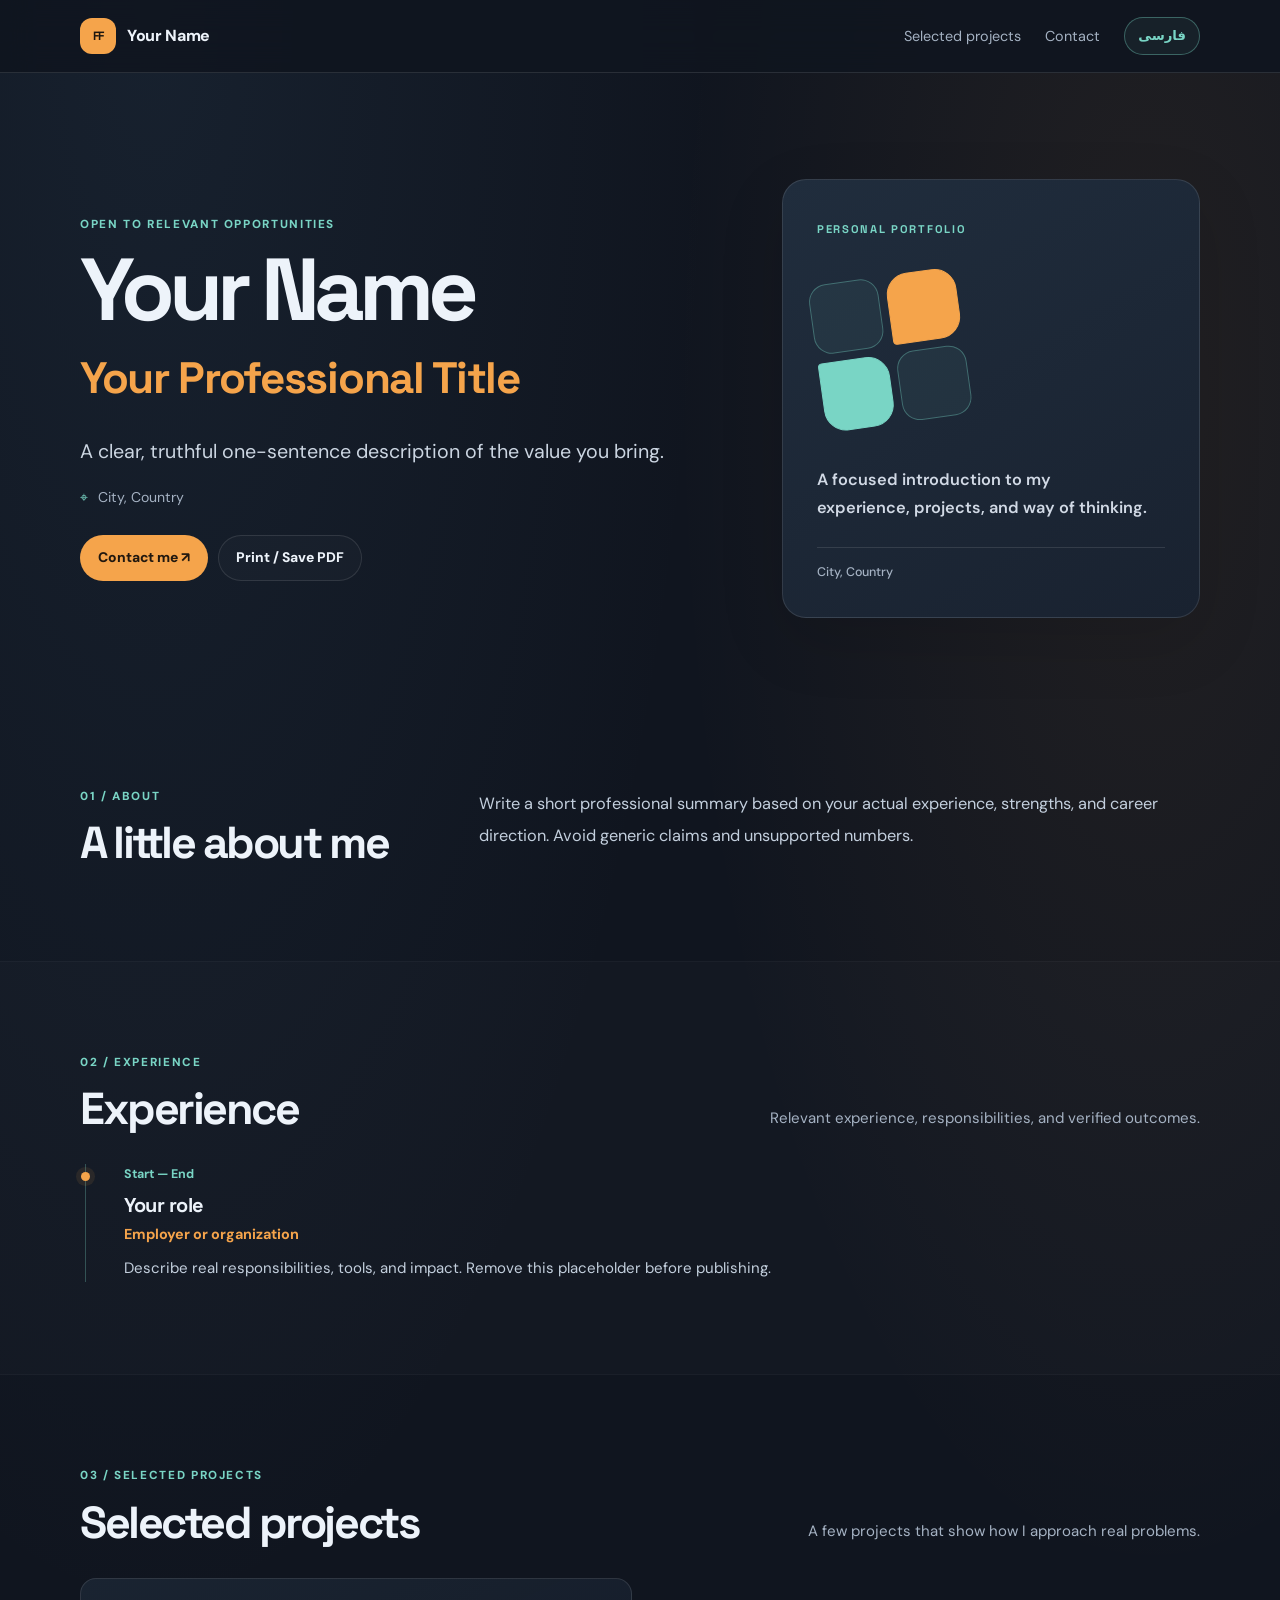
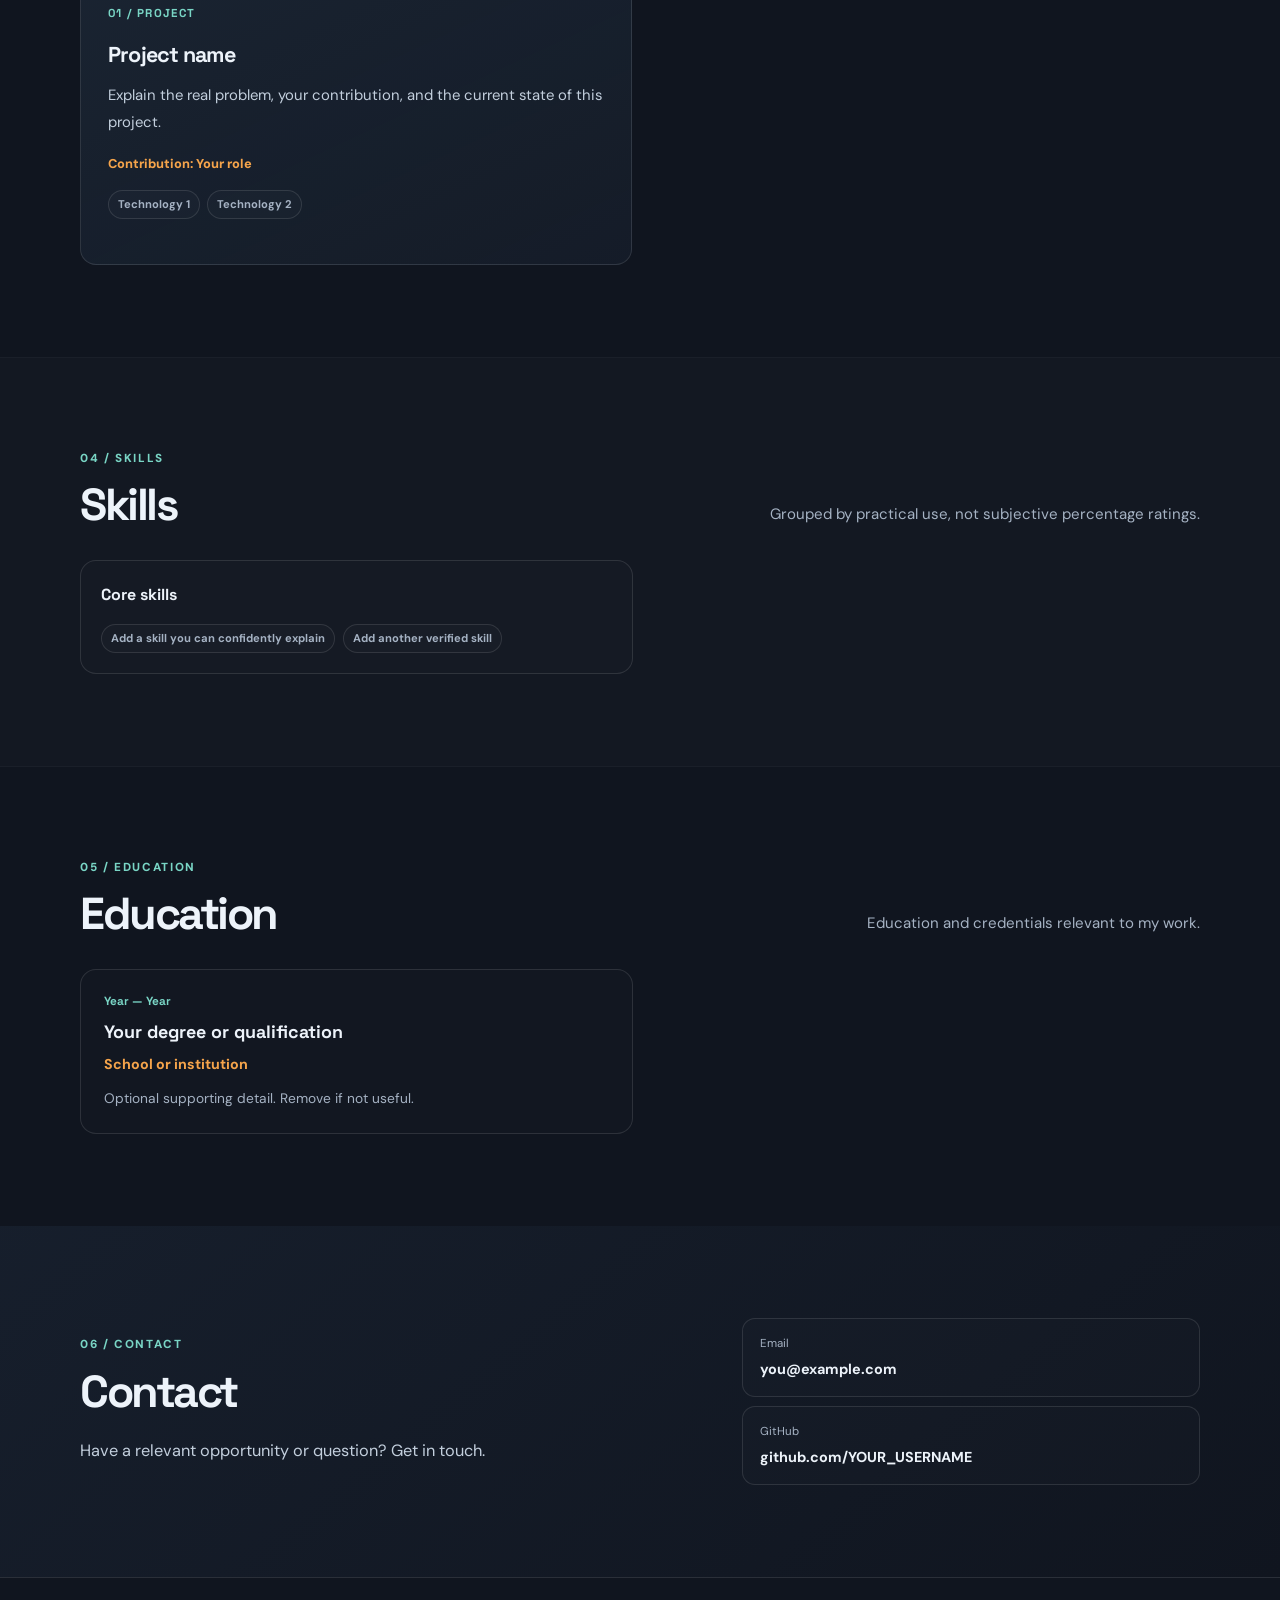
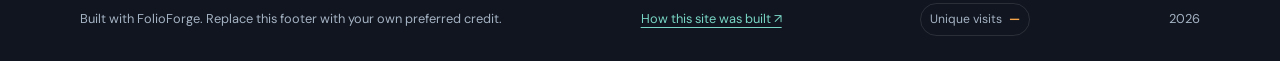
<file: starter/site/index.html>
<!doctype html>
<html lang="en" dir="ltr">
<head>
  <meta charset="utf-8">
  <meta name="viewport" content="width=device-width, initial-scale=1">
  <meta name="theme-color" content="#10151f">
  <meta name="description" content="A professional portfolio website built with FolioForge.">
  <meta property="og:title" content="Your Name — Portfolio">
  <meta property="og:description" content="A clear introduction to my work, skills, and selected projects.">
  <meta property="og:type" content="website">
  <link rel="icon" href="assets/favicon.svg" type="image/svg+xml">
  <link rel="stylesheet" href="assets/styles.css">
  <title>Your Name — Portfolio</title>
</head>
<body data-page="home">
  <a class="skip-link" href="#main">Skip to content</a>
  <header class="site-header">
    <div class="container nav">
      <a class="brand" href="index.html" aria-label="Home">
        <span class="brand-mark" aria-hidden="true">FF</span>
        <span id="brandName">Your Name</span>
      </a>
      <nav class="nav-actions" aria-label="Primary navigation">
        <a href="#projects" data-nav="projects">Projects</a>
        <a href="#contact" data-nav="contact">Contact</a>
        <button class="language-toggle" id="languageToggle" type="button" aria-label="Switch language">فارسی</button>
      </nav>
    </div>
  </header>

  <main id="main">
    <section class="hero section">
      <div class="container hero-grid">
        <div class="hero-copy">
          <p class="eyebrow" id="profileAvailability">Open to relevant opportunities</p>
          <h1><span id="profileName">Your Name</span><span class="title-line" id="profileRole">Your Professional Title</span></h1>
          <p class="hero-tagline" id="profileTagline">A clear, truthful one-sentence description of the value you bring.</p>
          <p class="location"><span aria-hidden="true">⌖</span> <span id="profileLocation">City, Country</span></p>
          <div class="hero-actions">
            <a class="button primary" href="#contact" id="heroContact">Contact me <span aria-hidden="true">↗</span></a>
            <button class="button secondary" id="printButton" type="button">Print / Save PDF</button>
          </div>
        </div>
        <aside class="hero-panel" aria-label="Professional focus">
          <span class="panel-overline" id="panelOverline">PERSONAL PORTFOLIO</span>
          <div class="abstract-mark" aria-hidden="true"><span></span><span></span><span></span><span></span></div>
          <p id="panelCaption">A focused introduction to my experience, projects, and way of thinking.</p>
          <div class="panel-line"></div>
          <p class="panel-small" id="panelLocation">City, Country</p>
        </aside>
      </div>
    </section>

    <section class="section" id="about">
      <div class="container two-column">
        <div class="section-heading"><p class="eyebrow">01 / <span id="labelAbout">About</span></p><h2 id="aboutTitle">A little about me</h2></div>
        <div class="section-body"><p class="body-copy" id="aboutBody">Write a concise professional summary.</p></div>
      </div>
    </section>

    <section class="section section-soft" id="experience">
      <div class="container">
        <div class="section-intro"><div><p class="eyebrow">02 / <span id="labelExperience">Experience</span></p><h2 id="experienceTitle">Experience</h2></div><p id="experienceLead">Relevant experience, responsibilities, and verified outcomes.</p></div>
        <div class="timeline" id="experienceList"></div>
      </div>
    </section>

    <section class="section" id="projects">
      <div class="container">
        <div class="section-intro"><div><p class="eyebrow">03 / <span id="labelProjects">Selected work</span></p><h2 id="projectsTitle">Selected projects</h2></div><p id="projectsLead">A few projects that show how I approach real problems.</p></div>
        <div class="project-grid" id="projectList"></div>
      </div>
    </section>

    <section class="section section-soft" id="skills">
      <div class="container">
        <div class="section-intro"><div><p class="eyebrow">04 / <span id="labelSkills">Toolkit</span></p><h2 id="skillsTitle">Skills</h2></div><p id="skillsLead">Grouped by practical use.</p></div>
        <div class="skills-grid" id="skillsList"></div>
      </div>
    </section>

    <section class="section" id="education">
      <div class="container">
        <div class="section-intro"><div><p class="eyebrow">05 / <span id="labelEducation">Background</span></p><h2 id="educationTitle">Education</h2></div><p id="educationLead">Education and credentials relevant to my work.</p></div>
        <div class="education-grid" id="educationList"></div>
      </div>
    </section>

    <section class="section contact-section" id="contact">
      <div class="container contact-grid">
        <div><p class="eyebrow">06 / <span id="labelContact">Contact</span></p><h2 id="contactTitle">Let's talk about something useful.</h2><p class="body-copy" id="contactLead">Have a relevant opportunity or question? Get in touch.</p></div>
        <div class="contact-list" id="contactList"></div>
      </div>
    </section>
  </main>

  <aside id="counterSetupNotice" class="connection-notice" role="status" aria-live="polite" hidden>
    <div class="connection-copy">
      <p class="eyebrow">ONE-TIME SETUP</p>
      <h2 id="counterSetupTitle">Connect your visitor counter</h2>
      <p id="counterSetupText">Create a Supabase account and configure the visitor-counter function. Your résumé itself works without a database.</p>
    </div>
    <div class="connection-actions">
      <a class="button primary" href="https://supabase.com/dashboard/sign-up" id="counterSupabaseLink" target="_blank" rel="noopener noreferrer">Create / connect Supabase ↗</a>
      <a class="button secondary" href="https://github.com/AliB771/folioforge/blob/main/docs/en/04-connect-services.md" id="counterSetupGuideLink" target="_blank" rel="noopener noreferrer">Step-by-step setup ↗</a>
    </div>
  </aside>

  <footer class="site-footer">
    <div class="container footer-inner"><p id="footerText">Built with FolioForge. Replace this footer before publishing.</p><a href="https://github.com/AliB771/folioforge" id="guideLink" rel="noopener noreferrer">How this site was built ↗</a><span class="visitor-stat"><span id="visitorLabel">Unique visits</span> <strong id="pageViews" aria-label="Unique visits">—</strong></span><span id="footerYear"></span></div>
  </footer>

  <script src="assets/portfolio-data.js"></script>
  <script src="assets/site-config.js"></script>
  <script src="assets/site-api.js"></script>
  <script src="assets/site.js"></script>
</body>
</html>
</file>
<file: starter/site/assets/styles.css>
@import url('https://fonts.googleapis.com/css2?family=DM+Sans:wght@400;500;600;700&family=Space+Grotesk:wght@500;600;700&display=swap');

:root{
  color-scheme:dark;
  --bg:#10151f;
  --surface:#192230;
  --surface-raised:#202d3d;
  --text:#edf3fa;
  --muted:#a5b2c3;
  --accent:#f5a44b;
  --secondary:#79d5c5;
  --border:#ffffff1c;
  --radius-lg:24px;
  --radius-md:16px;
  --content:1120px;
  --shadow:0 22px 65px #00000020;
}
*{box-sizing:border-box}
html{scroll-behavior:smooth;scroll-padding-top:90px}
body{margin:0;background:radial-gradient(ellipse at 12% 0%,#49749920,transparent 35rem),radial-gradient(ellipse at 90% 12%,#f5a44b14,transparent 30rem),var(--bg);color:var(--text);font:16px/1.7 "DM Sans",system-ui,-apple-system,"Segoe UI",sans-serif;-webkit-font-smoothing:antialiased}
a{color:inherit;text-decoration:none}
button,a{touch-action:manipulation}
button,input{font:inherit}
a:focus-visible,button:focus-visible{outline:3px solid var(--secondary);outline-offset:4px}
::selection{background:var(--secondary);color:#10151f}
.container{width:min(var(--content),calc(100% - 44px));margin-inline:auto}
.skip-link{position:absolute;left:12px;top:-80px;z-index:100;padding:10px 14px;border-radius:10px;background:var(--accent);color:#20170d;font-weight:800}
.skip-link:focus{top:12px}
.site-header{position:sticky;top:0;z-index:20;border-bottom:1px solid var(--border);background:#10151fe8;backdrop-filter:blur(16px)}
.nav{min-height:72px;display:flex;align-items:center;justify-content:space-between;gap:22px}
.brand{display:flex;align-items:center;gap:11px;font-weight:800;letter-spacing:-.02em}
.brand-mark{display:grid;place-items:center;width:36px;height:36px;border-radius:12px;background:var(--accent);color:#1c160f;font:800 .75rem "Space Grotesk",sans-serif;letter-spacing:-.05em}
.nav-actions{display:flex;align-items:center;gap:clamp(10px,2vw,24px);font-size:.9rem;color:var(--muted)}
.nav-actions>a{transition:color .15s}
.nav-actions>a:hover{color:var(--text)}
.language-toggle{appearance:none;border:1px solid #79d5c560;background:#79d5c510;border-radius:999px;color:var(--secondary);padding:7px 13px;font-size:.83rem;font-weight:800;cursor:pointer}
.language-toggle:hover{border-color:var(--accent);color:var(--accent)}
.section{padding:clamp(55px,8vw,92px) 0}
.hero{padding-top:clamp(55px,9vw,106px);padding-bottom:clamp(50px,7vw,78px)}
.hero-grid{display:grid;grid-template-columns:minmax(0,1.2fr) minmax(270px,.8fr);gap:clamp(30px,6vw,75px);align-items:center}
.eyebrow{font-size:.73rem;line-height:1.5;letter-spacing:.14em;text-transform:uppercase;color:var(--secondary);font-weight:800;margin:0 0 13px}
h1,h2,h3,p{margin-top:0}
h1,h2,h3{font-family:"Space Grotesk","DM Sans",system-ui,sans-serif}
h1{font-size:clamp(2.8rem,7vw,5.5rem);line-height:.99;letter-spacing:-.07em;margin-bottom:25px;font-weight:700;overflow-wrap:anywhere}
.title-line{display:block;color:var(--accent);font-size:.5em;line-height:1.35;letter-spacing:-.03em;margin-top:15px;max-width:780px}
.hero-tagline{font-size:clamp(1.05rem,2vw,1.23rem);color:#cbd5e1;max-width:660px;line-height:1.85;margin-bottom:17px}
.location{color:var(--muted);font-size:.88rem;margin-bottom:25px}
.location span:first-child{color:var(--secondary);margin-inline-end:6px}
.hero-actions{display:flex;flex-wrap:wrap;align-items:center;gap:10px}
.button{display:inline-flex;align-items:center;justify-content:center;gap:9px;min-height:44px;padding:10px 17px;border:1px solid var(--border);border-radius:999px;font-size:.87rem;font-weight:800;cursor:pointer;transition:transform .15s,border-color .15s,background .15s}
.button:hover{transform:translateY(-1px);border-color:#79d5c580}
.button.primary{background:var(--accent);border-color:transparent;color:#21180f}
.button.primary:hover{background:#ffc077}
.button.secondary{background:#ffffff05;color:var(--text)}
.hero-panel{position:relative;overflow:hidden;min-height:310px;border:1px solid var(--border);border-radius:var(--radius-lg);padding:clamp(22px,4vw,34px);background:linear-gradient(148deg,var(--surface-raised),var(--surface));box-shadow:var(--shadow)}
.panel-overline{position:relative;z-index:1;color:var(--secondary);font:700 .7rem "Space Grotesk",monospace;letter-spacing:.15em}
.abstract-mark{display:grid;grid-template-columns:repeat(2,70px);grid-template-rows:repeat(2,70px);gap:8px;margin:45px 0 32px;transform:rotate(-8deg);transform-origin:left center}
.abstract-mark span{border:1px solid #79d5c55c;border-radius:18px;background:#79d5c510}
.abstract-mark span:nth-child(2){background:var(--accent);border-color:var(--accent);border-radius:22px 22px 22px 4px}
.abstract-mark span:nth-child(3){background:var(--secondary);border-color:var(--secondary);border-radius:4px 22px 22px 22px}
.hero-panel p{position:relative;z-index:1;max-width:330px;color:#d1d9e5;font-weight:600;font-size:1.02rem;line-height:1.7}
.panel-line{height:1px;background:var(--border);margin:25px 0 14px}
.hero-panel .panel-small{color:var(--muted);font-size:.78rem;font-weight:500;margin-bottom:0}
.two-column{display:grid;grid-template-columns:minmax(220px,.6fr) minmax(0,1.4fr);gap:clamp(28px,7vw,90px);align-items:start}
.section-heading{max-width:360px}
h2{font-size:clamp(1.8rem,4vw,2.8rem);line-height:1.12;letter-spacing:-.055em;margin-bottom:0;overflow-wrap:anywhere}
.body-copy{font-size:1.02rem;color:#c3cfdd;line-height:1.95;max-width:760px;margin-bottom:0;white-space:pre-line}
.section-soft{background:#ffffff03;border-block:1px solid #ffffff08}
.section-intro{display:flex;align-items:end;justify-content:space-between;gap:24px;margin-bottom:30px}
.section-intro>p{max-width:440px;color:var(--muted);font-size:.94rem;margin-bottom:3px}
.timeline{display:grid;gap:0;border-left:1px solid #79d5c54d;margin-left:5px;padding-left:clamp(20px,4vw,38px)}
.timeline-item{position:relative;padding:0 0 29px}
.timeline-item:last-child{padding-bottom:0}
.timeline-item:before{position:absolute;content:"";left:calc(clamp(20px,4vw,38px) * -1 - 5px);top:8px;width:9px;height:9px;border-radius:50%;background:var(--accent);box-shadow:0 0 0 5px #f5a44b18}
.timeline-meta{display:flex;flex-wrap:wrap;align-items:center;gap:8px 16px;margin:0 0 7px;color:var(--muted);font-size:.78rem}
.timeline-meta time{color:var(--secondary);font-weight:700}
.timeline-item h3{font-size:1.25rem;line-height:1.3;margin-bottom:4px;letter-spacing:-.025em}
.timeline-item .org{font-size:.9rem;color:var(--accent);font-weight:700;margin-bottom:8px}
.timeline-item .description{color:#c3cfdd;font-size:.94rem;line-height:1.8;margin-bottom:0;white-space:pre-line}
.project-grid{display:grid;grid-template-columns:repeat(2,minmax(0,1fr));gap:16px}
.project-card{display:flex;flex-direction:column;min-height:245px;padding:clamp(20px,3vw,27px);border:1px solid var(--border);border-radius:var(--radius-md);background:linear-gradient(155deg,#202d3d9c,#1922308a);transition:transform .18s,border-color .18s}
.project-card:hover{transform:translateY(-3px);border-color:#79d5c55c}
.project-number{font:700 .72rem "Space Grotesk",monospace;color:var(--secondary);letter-spacing:.12em;margin-bottom:17px}
.project-card h3{font-size:1.35rem;letter-spacing:-.035em;margin-bottom:9px}
.project-card .summary{font-size:.93rem;color:#c3cfdd;line-height:1.8;margin-bottom:17px;white-space:pre-line}
.project-contribution{color:var(--accent);font-size:.8rem;font-weight:800;margin-bottom:15px}
.tags{display:flex;flex-wrap:wrap;gap:7px;margin-top:auto;margin-bottom:18px}
.tag{display:inline-flex;align-items:center;border:1px solid var(--border);border-radius:999px;background:#ffffff04;padding:4px 9px;color:var(--muted);font-size:.7rem;font-weight:700}
.project-link{display:inline-flex;align-items:center;gap:8px;width:max-content;max-width:100%;font-size:.83rem;font-weight:800;color:var(--secondary);border-bottom:1px solid #79d5c56b;padding-bottom:2px}
.project-link:hover{color:var(--accent);border-color:var(--accent)}
.skills-grid{display:grid;grid-template-columns:repeat(2,minmax(0,1fr));gap:14px}
.skill-card{border:1px solid var(--border);border-radius:var(--radius-md);padding:20px;background:#ffffff03}
.skill-card h3{font-size:1rem;margin-bottom:15px}
.skill-list{display:flex;flex-wrap:wrap;gap:8px}
.education-grid{display:grid;grid-template-columns:repeat(2,minmax(0,1fr));gap:15px}
.education-card{border:1px solid var(--border);border-radius:var(--radius-md);padding:23px;background:#ffffff03}
.education-card .period{font:700 .74rem "Space Grotesk",monospace;color:var(--secondary);margin-bottom:11px}
.education-card h3{font-size:1.12rem;line-height:1.45;margin-bottom:7px}
.education-card .institution{color:var(--accent);font-size:.89rem;font-weight:700;margin-bottom:0}
.education-card .description{color:var(--muted);font-size:.86rem;margin:10px 0 0;white-space:pre-line}
.contact-section{background:linear-gradient(140deg,#24334850,#10151f00)}
.contact-grid{display:grid;grid-template-columns:minmax(0,1fr) minmax(280px,.8fr);gap:clamp(30px,7vw,90px);align-items:center}
.contact-grid h2{max-width:630px;margin-bottom:18px}
.contact-list{display:grid;gap:9px}
.contact-item{display:flex;align-items:center;justify-content:space-between;gap:14px;border:1px solid var(--border);border-radius:13px;padding:15px 17px;background:#ffffff03;min-width:0}
.contact-item span,.contact-item a{overflow-wrap:anywhere}
.contact-item small{display:block;color:var(--muted);font-size:.72rem;margin-bottom:3px}
.contact-item strong{display:block;font-size:.9rem;font-weight:700}
.contact-item a{color:var(--secondary);font-size:.8rem;font-weight:800}
.arcade-callout{padding-top:0}
.arcade-banner{display:flex;align-items:center;justify-content:space-between;gap:24px;padding:clamp(22px,4vw,36px);border:1px solid var(--border);border-radius:var(--radius-lg);background:linear-gradient(145deg,var(--surface-raised),var(--surface))}
.arcade-banner h2{font-size:clamp(1.5rem,3vw,2rem);margin-bottom:8px}
.arcade-banner p:last-child{color:var(--muted);margin-bottom:0}
.site-footer{border-top:1px solid var(--border);padding:25px 0;color:var(--muted);font-size:.8rem}
.footer-inner{display:flex;justify-content:space-between;align-items:center;gap:15px;flex-wrap:wrap}
.footer-inner p{margin:0}
.footer-inner a{color:var(--secondary);text-decoration:underline;text-underline-offset:4px}
[hidden]{display:none!important}
html[dir=rtl] body{font-family:Tahoma,"Segoe UI",sans-serif;letter-spacing:normal}
html[dir=rtl] h1,html[dir=rtl] h2,html[dir=rtl] h3{letter-spacing:normal}
html[dir=rtl] .eyebrow{letter-spacing:normal}
html[dir=rtl] .timeline{border-left:0;border-right:1px solid #79d5c54d;margin-left:0;margin-right:5px;padding-left:0;padding-right:clamp(20px,4vw,38px)}
html[dir=rtl] .timeline-item:before{left:auto;right:calc(clamp(20px,4vw,38px) * -1 - 5px)}
html[dir=rtl] .abstract-mark{transform:rotate(8deg);transform-origin:right center}
@media(max-width:800px){
  .hero-grid{grid-template-columns:1fr}.hero-panel{min-height:245px}.abstract-mark{margin:30px 0 25px}
  .two-column{grid-template-columns:1fr;gap:20px}.section-intro{align-items:start;flex-direction:column;gap:11px}
  .contact-grid{grid-template-columns:1fr}.project-grid,.skills-grid,.education-grid{grid-template-columns:1fr}
}
@media(max-width:560px){
  .container{width:calc(100% - 30px)}
  .nav{min-height:65px;gap:10px}.brand{gap:8px;font-size:.88rem}.brand-mark{width:32px;height:32px}
  .nav-actions{gap:11px;font-size:.8rem}.nav-actions>a[data-nav='projects']{display:none}.language-toggle{padding:6px 10px}
  .hero{padding-top:50px}h1{font-size:clamp(2.6rem,14vw,4rem)}
  .section{padding:57px 0}
  .footer-inner{align-items:flex-start;flex-direction:column}
}
@media print{
  :root{color-scheme:light;--bg:#fff;--surface:#fff;--surface-raised:#fff;--text:#111827;--muted:#4b5563;--border:#d1d5db}
  body{background:#fff!important;color:#111827;font-size:10.5pt;-webkit-print-color-adjust:exact;print-color-adjust:exact}
  .site-header,.hero-actions,.language-toggle,.site-footer a,.skip-link{display:none!important}
  .section{padding:20px 0;break-inside:avoid}
  .hero{padding-top:5px}
  .hero-grid,.two-column,.contact-grid{grid-template-columns:1fr 1fr;gap:20px}
  .hero-panel{min-height:0;box-shadow:none}
  .project-card,.education-card,.skill-card{break-inside:avoid;box-shadow:none;background:#fff}
  .project-grid,.skills-grid,.education-grid{gap:8px}
  h1{font-size:30pt}.title-line{font-size:17pt}h2{font-size:20pt}
  a{color:inherit;text-decoration:none}
  .site-footer{display:block;padding:6px 0}
}
@media(prefers-reduced-motion:reduce){html{scroll-behavior:auto}.project-card,.button{transition:none}}

.visitor-stat{display:inline-flex;align-items:center;gap:7px;padding:5px 9px;border:1px solid var(--border);border-radius:999px;color:var(--muted);font-size:.76rem;white-space:nowrap}.visitor-stat strong{color:var(--accent);font-variant-numeric:tabular-nums}

.connection-notice{width:min(var(--content),calc(100% - 44px));margin:0 auto 22px;padding:clamp(18px,3vw,28px);display:flex;align-items:center;justify-content:space-between;gap:22px;border:1px solid #f5a44b66;border-radius:var(--radius-lg);background:linear-gradient(140deg,#f5a44b12,#79d5c508)}
.connection-notice[hidden]{display:none!important}
.connection-copy{max-width:600px}.connection-copy h2{font-size:clamp(1.25rem,3vw,1.7rem);margin:0 0 8px}.connection-copy p:last-child{color:var(--muted);margin:0;font-size:.9rem}
.connection-actions{display:flex;gap:10px;flex-wrap:wrap}.connection-actions .button{white-space:normal;text-align:center}
@media(max-width:700px){.connection-notice{width:calc(100% - 30px);align-items:flex-start;flex-direction:column}.connection-actions{width:100%}.connection-actions .button{flex:1}}
</file>
